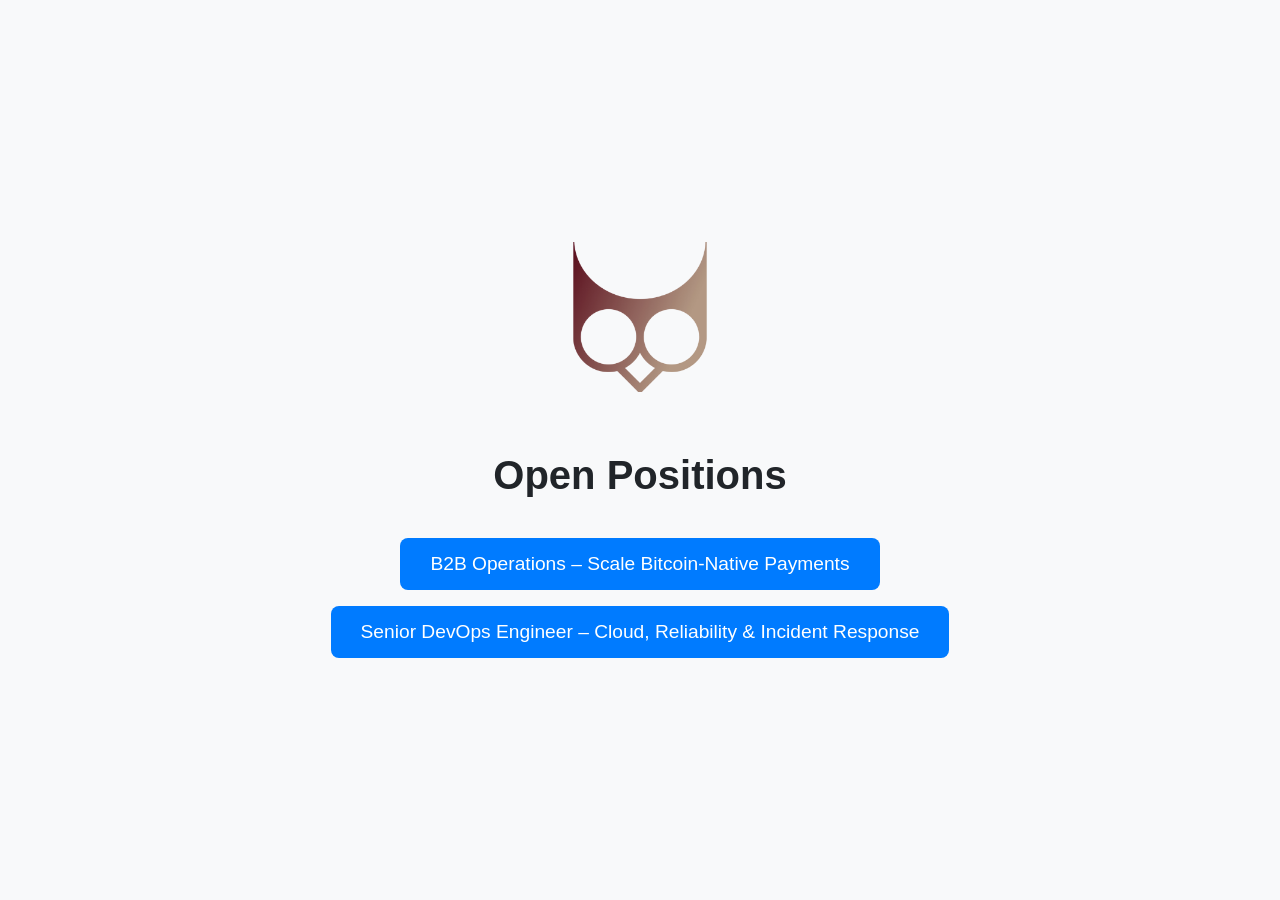
<file: index.html>
<!DOCTYPE html>
<html lang="en">
<head>
    <meta charset="UTF-8">
    <meta name="viewport" content="width=device-width, initial-scale=1.0">
    <title>Open Positions - Eulen Labs</title>
    <style>
        body {
            font-family: -apple-system, BlinkMacSystemFont, "Segoe UI", Roboto, Helvetica, Arial, sans-serif;
            display: flex;
            justify-content: center;
            align-items: center;
            height: 100vh;
            background-color: #f8f9fa;
            color: #343a40;
            margin: 0;
        }
        .container {
            text-align: center;
            max-width: 720px;
            padding: 32px 24px;
        }
        .logo {
            max-width: 150px;
            margin-bottom: 30px;
        }
        h1 {
            font-size: 2.5em;
            color: #212529;
            margin-bottom: 40px;
        }
        .jobs {
            display: flex;
            flex-direction: column;
            gap: 16px;
            align-items: center;
        }
        .job-link {
            display: inline-block;
            padding: 15px 30px;
            background-color: #007bff;
            color: #ffffff;
            text-decoration: none;
            border-radius: 8px;
            font-size: 1.2em;
            transition: background-color 0.3s ease;
            min-width: 320px;
        }
        .job-link:hover {
            background-color: #0056b3;
        }

        /* Dark Mode */
        @media (prefers-color-scheme: dark) {
            body {
                background-color: #121212;
                color: #e0e0e0;
            }
            h1 {
                color: #ffffff;
            }
            .job-link {
                background-color: #0056b3;
                color: #ffffff;
            }
            .job-link:hover {
                background-color: #007bff;
            }
        }
        @media (max-width: 640px) {
            body {
                height: auto;
                min-height: 100vh;
                padding: 24px 0;
            }
            h1 {
                font-size: 2em;
            }
            .job-link {
                min-width: 0;
                width: 100%;
                box-sizing: border-box;
            }
        }
    </style>
</head>
<body>
    <div class="container">
        <img src="eulen.png" alt="Eulen Labs Logo" class="logo">
        <h1>Open Positions</h1>
        <div class="jobs">
            <a href="b2b-operations.html" class="job-link">B2B Operations – Scale Bitcoin-Native Payments</a>
            <a href="senior-devops.html" class="job-link">Senior DevOps Engineer – Cloud, Reliability & Incident Response</a>
        </div>
    </div>
</body>
</html>
</file>
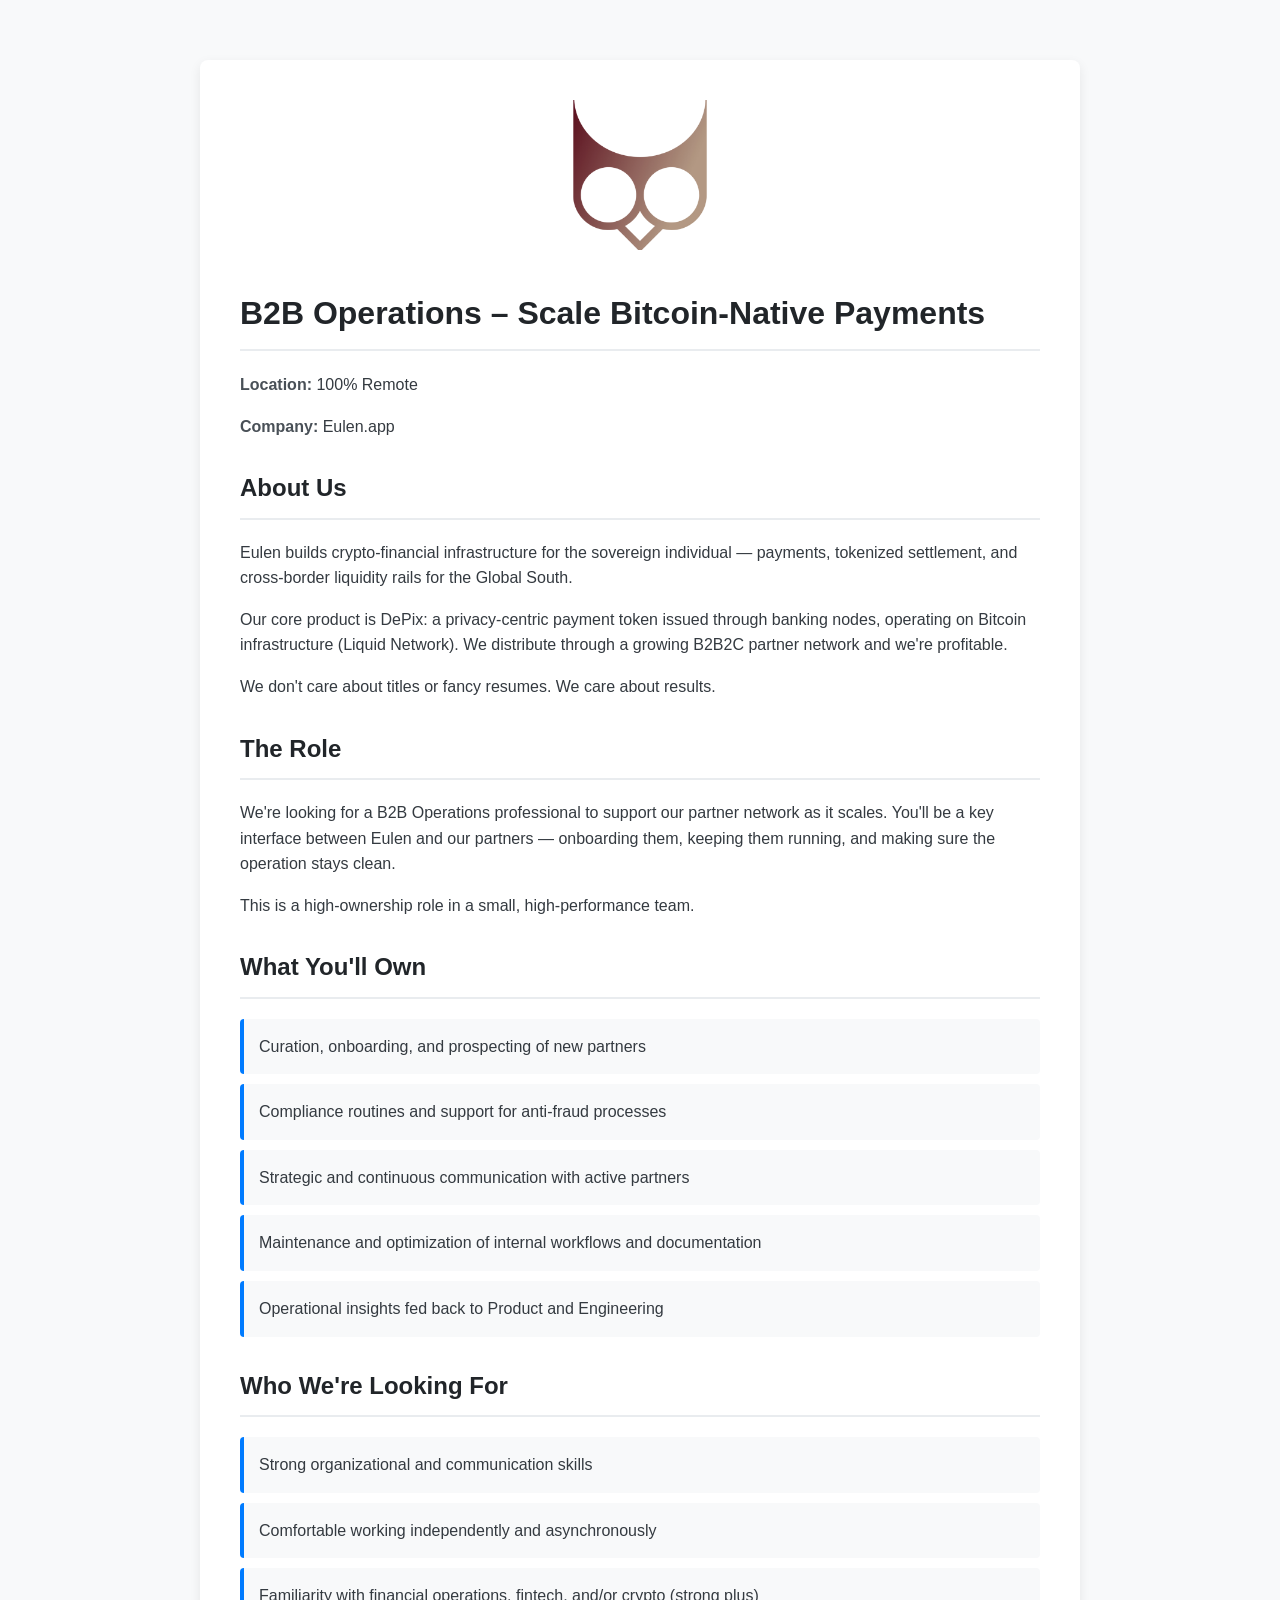
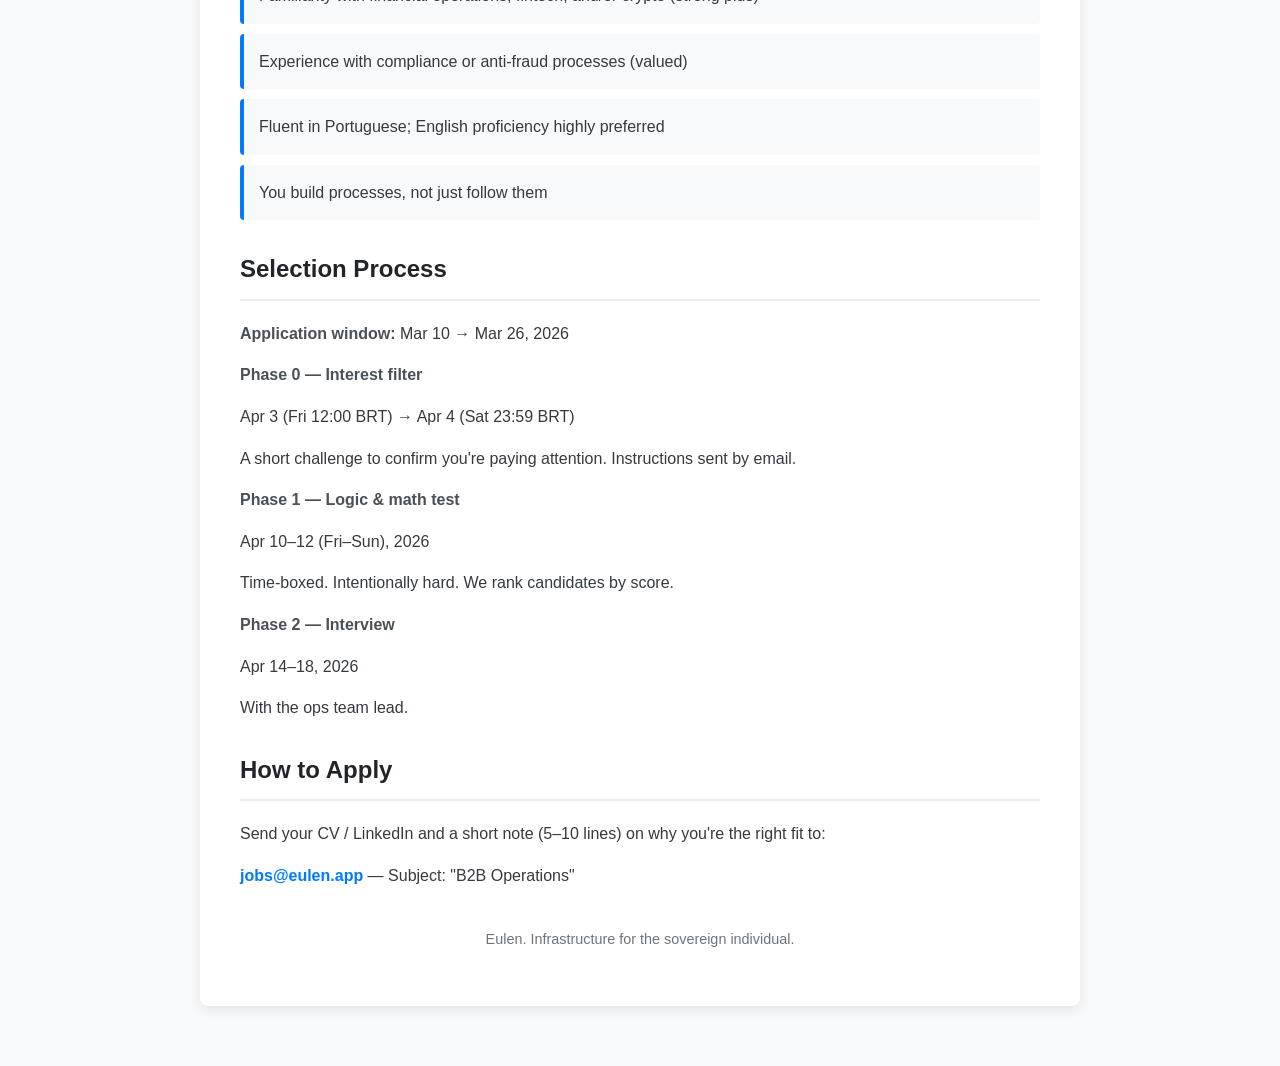
<file: b2b-operations.html>
<!DOCTYPE html>
<html lang="en">
<head>
    <meta charset="UTF-8">
    <meta name="viewport" content="width=device-width, initial-scale=1.0">
    <title>B2B Operations - Eulen Labs</title>
    <style>
        body {
            font-family: -apple-system, BlinkMacSystemFont, "Segoe UI", Roboto, Helvetica, Arial, sans-serif, "Apple Color Emoji", "Segoe UI Emoji", "Segoe UI Symbol";
            line-height: 1.6;
            background-color: #f8f9fa;
            color: #343a40;
            margin: 0;
            padding: 20px;
        }
        .container {
            max-width: 800px;
            margin: 40px auto;
            padding: 40px;
            background-color: #ffffff;
            border-radius: 8px;
            box-shadow: 0 4px 12px rgba(0, 0, 0, 0.08);
            text-align: center;
        }
        .logo {
            max-width: 150px;
            margin-bottom: 30px;
        }
        h1, h2 {
            color: #212529;
            border-bottom: 2px solid #e9ecef;
            padding-bottom: 10px;
            margin-top: 0;
            text-align: left;
        }
        h2 {
            margin-top: 30px;
        }
        p, ul {
            text-align: left;
        }
        strong {
            color: #495057;
        }
        ul {
            list-style-type: none;
            padding-left: 0;
        }
        li {
            background-color: #f8f9fa;
            border-left: 4px solid #007bff;
            padding: 15px;
            margin-bottom: 10px;
            border-radius: 4px;
        }
        li strong {
            color: #212529;
            margin-bottom: 5px;
        }
        a {
            color: #007bff;
            text-decoration: none;
        }
        a strong {
            color: #007bff;
        }
        a:hover {
            text-decoration: underline;
        }
        .footer {
            text-align: center;
            margin-top: 40px;
            font-size: 0.9em;
            color: #6c757d;
        }
        @media (prefers-color-scheme: dark) {
            body {
                background-color: #121212;
                color: #e0e0e0;
            }
            .container {
                background-color: #1e1e1e;
                box-shadow: 0 4px 12px rgba(0, 0, 0, 0.5);
            }
            h1, h2 {
                color: #ffffff;
                border-bottom-color: #333;
            }
            p, ul {
                color: #c0c0c0;
            }
            strong {
                color: #d0d0d0;
            }
            li {
                background-color: #2a2a2a;
                border-left-color: #0056b3;
            }
            li strong {
                color: #ffffff;
            }
            a {
                color: #4dabf7;
            }
            a strong {
                color: #4dabf7;
            }
            .footer {
                color: #888;
            }
        }
    </style>
</head>
<body>
    <div class="container">
        <img src="eulen.png" alt="Eulen Labs Logo" class="logo">
        <h1>B2B Operations – Scale Bitcoin-Native Payments</h1>

        <p><strong>Location:</strong> 100% Remote</p>
        <p><strong>Company:</strong> Eulen.app</p>

        <h2>About Us</h2>
        <p>Eulen builds crypto-financial infrastructure for the sovereign individual — payments, tokenized settlement, and cross-border liquidity rails for the Global South.</p>
        <p>Our core product is DePix: a privacy-centric payment token issued through banking nodes, operating on Bitcoin infrastructure (Liquid Network). We distribute through a growing B2B2C partner network and we're profitable.</p>
        <p>We don't care about titles or fancy resumes. We care about results.</p>

        <h2>The Role</h2>
        <p>We're looking for a B2B Operations professional to support our partner network as it scales. You'll be a key interface between Eulen and our partners — onboarding them, keeping them running, and making sure the operation stays clean.</p>
        <p>This is a high-ownership role in a small, high-performance team.</p>

        <h2>What You'll Own</h2>
        <ul>
            <li>Curation, onboarding, and prospecting of new partners</li>
            <li>Compliance routines and support for anti-fraud processes</li>
            <li>Strategic and continuous communication with active partners</li>
            <li>Maintenance and optimization of internal workflows and documentation</li>
            <li>Operational insights fed back to Product and Engineering</li>
        </ul>

        <h2>Who We're Looking For</h2>
        <ul>
            <li>Strong organizational and communication skills</li>
            <li>Comfortable working independently and asynchronously</li>
            <li>Familiarity with financial operations, fintech, and/or crypto (strong plus)</li>
            <li>Experience with compliance or anti-fraud processes (valued)</li>
            <li>Fluent in Portuguese; English proficiency highly preferred</li>
            <li>You build processes, not just follow them</li>
        </ul>

        <h2>Selection Process</h2>
        <p><strong>Application window:</strong> Mar 10 → Mar 26, 2026</p>
        <p><strong>Phase 0 — Interest filter</strong></p>
        <p>Apr 3 (Fri 12:00 BRT) → Apr 4 (Sat 23:59 BRT)</p>
        <p>A short challenge to confirm you're paying attention. Instructions sent by email.</p>
        <p><strong>Phase 1 — Logic & math test</strong></p>
        <p>Apr 10–12 (Fri–Sun), 2026</p>
        <p>Time-boxed. Intentionally hard. We rank candidates by score.</p>
        <p><strong>Phase 2 — Interview</strong></p>
        <p>Apr 14–18, 2026</p>
        <p>With the ops team lead.</p>

        <h2>How to Apply</h2>
        <p>Send your CV / LinkedIn and a short note (5–10 lines) on why you're the right fit to:</p>
        <p><a href="mailto:jobs@eulen.app"><strong>jobs@eulen.app</strong></a> — Subject: "B2B Operations"</p>

        <p class="footer">Eulen. Infrastructure for the sovereign individual.</p>
    </div>
</body>
</html>
</file>
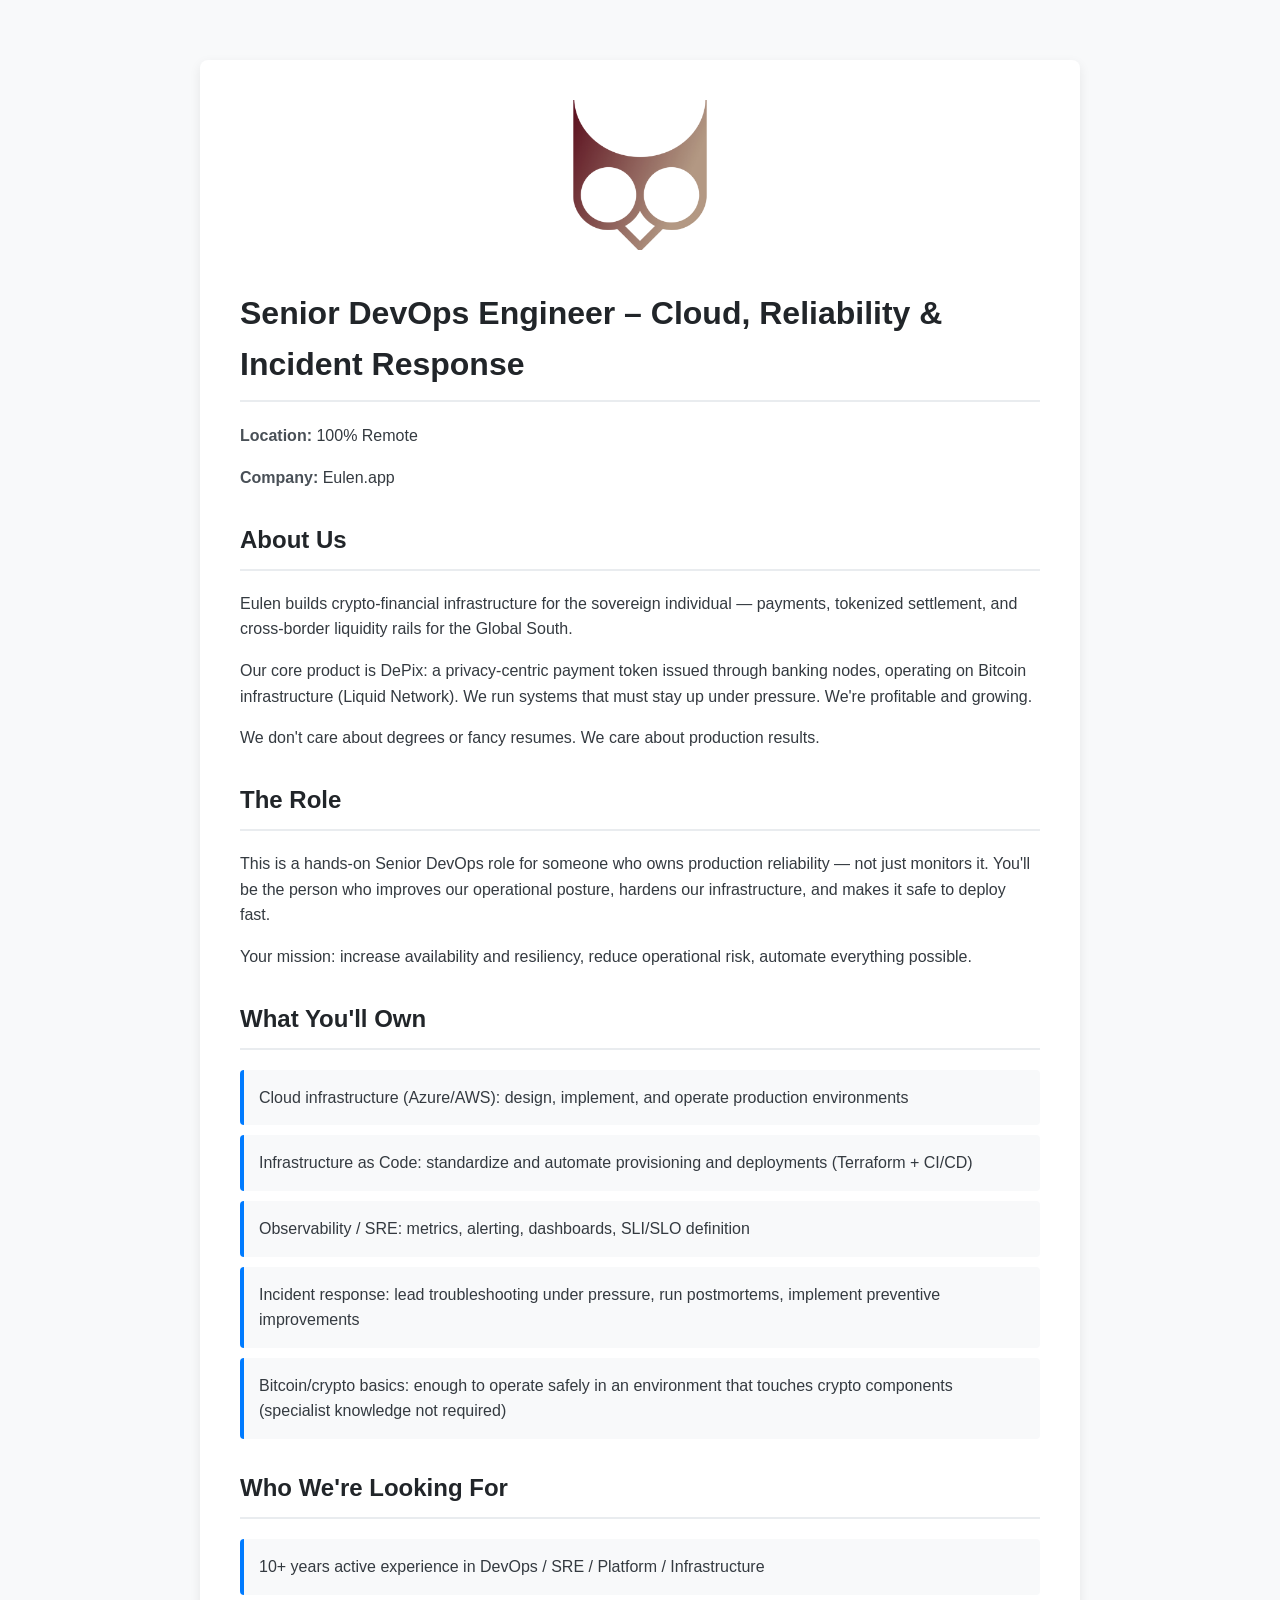
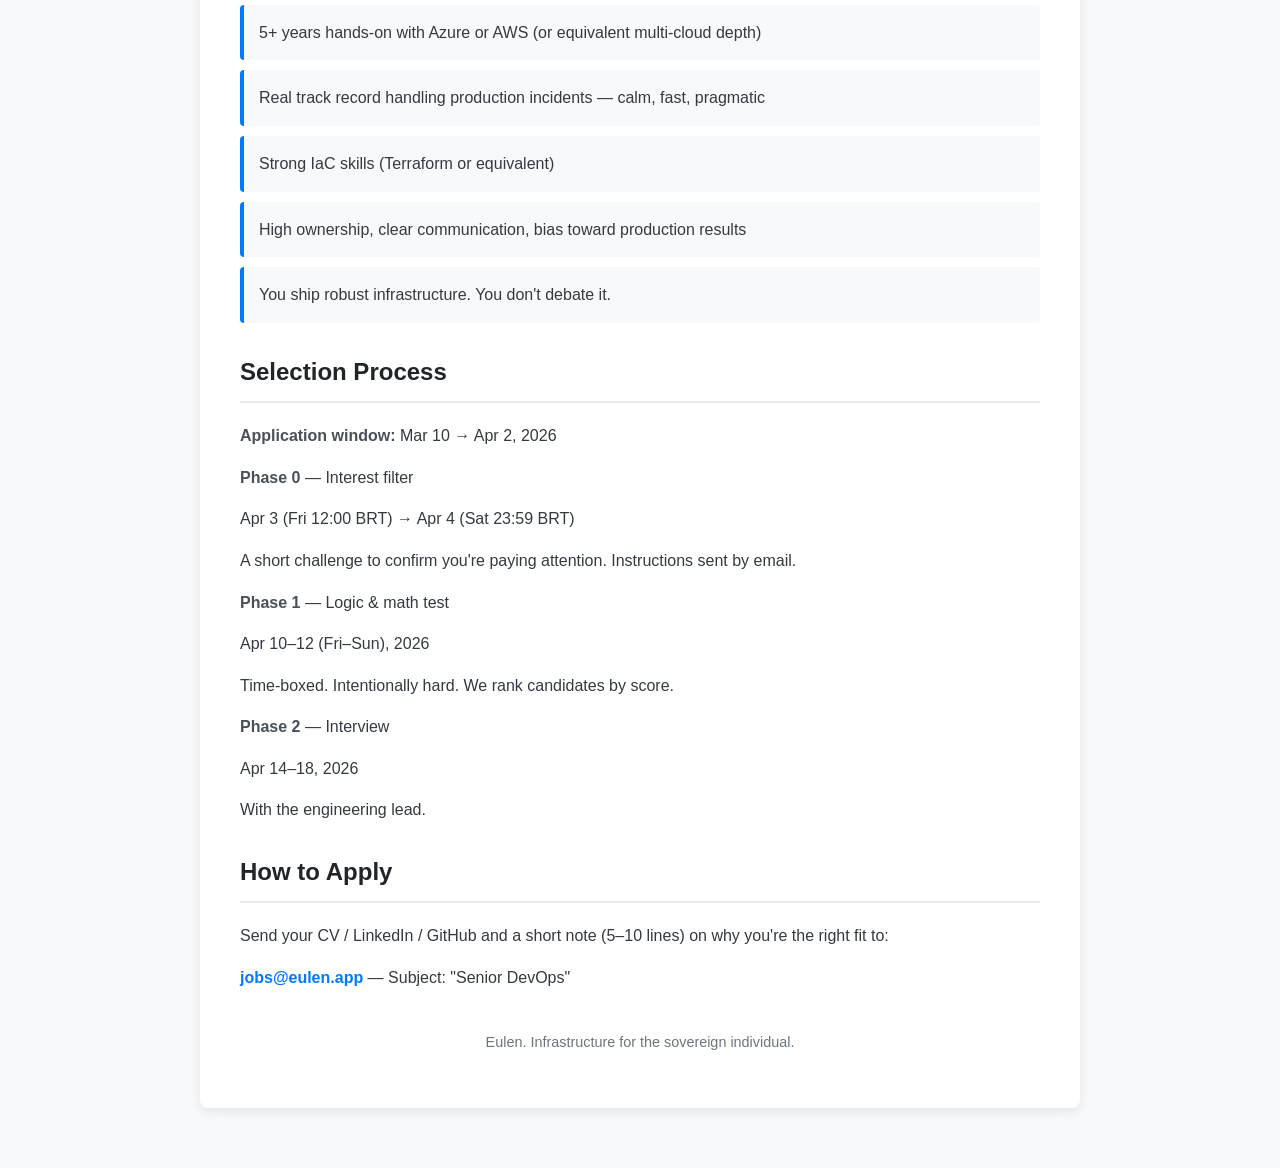
<file: senior-devops.html>
<!DOCTYPE html>
<html lang="en">
<head>
    <meta charset="UTF-8">
    <meta name="viewport" content="width=device-width, initial-scale=1.0">
    <title>Senior DevOps Engineer - Eulen Labs</title>
    <style>
        body {
            font-family: -apple-system, BlinkMacSystemFont, "Segoe UI", Roboto, Helvetica, Arial, sans-serif, "Apple Color Emoji", "Segoe UI Emoji", "Segoe UI Symbol";
            line-height: 1.6;
            background-color: #f8f9fa;
            color: #343a40;
            margin: 0;
            padding: 20px;
        }
        .container {
            max-width: 800px;
            margin: 40px auto;
            padding: 40px;
            background-color: #ffffff;
            border-radius: 8px;
            box-shadow: 0 4px 12px rgba(0, 0, 0, 0.08);
            text-align: center;
        }
        .logo {
            max-width: 150px;
            margin-bottom: 30px;
        }
        h1, h2 {
            color: #212529;
            border-bottom: 2px solid #e9ecef;
            padding-bottom: 10px;
            margin-top: 0;
            text-align: left;
        }
        h2 {
            margin-top: 30px;
        }
        p, ul {
            text-align: left;
        }
        strong {
            color: #495057;
        }
        ul {
            list-style-type: none;
            padding-left: 0;
        }
        li {
            background-color: #f8f9fa;
            border-left: 4px solid #007bff;
            padding: 15px;
            margin-bottom: 10px;
            border-radius: 4px;
        }
        li strong {
            color: #212529;
            margin-bottom: 5px;
        }
        a {
            color: #007bff;
            text-decoration: none;
        }
        a strong {
            color: #007bff;
        }
        a:hover {
            text-decoration: underline;
        }
        .footer {
            text-align: center;
            margin-top: 40px;
            font-size: 0.9em;
            color: #6c757d;
        }
        @media (prefers-color-scheme: dark) {
            body {
                background-color: #121212;
                color: #e0e0e0;
            }
            .container {
                background-color: #1e1e1e;
                box-shadow: 0 4px 12px rgba(0, 0, 0, 0.5);
            }
            h1, h2 {
                color: #ffffff;
                border-bottom-color: #333;
            }
            p, ul {
                color: #c0c0c0;
            }
            strong {
                color: #d0d0d0;
            }
            li {
                background-color: #2a2a2a;
                border-left-color: #0056b3;
            }
            li strong {
                color: #ffffff;
            }
            a {
                color: #4dabf7;
            }
            a strong {
                color: #4dabf7;
            }
            .footer {
                color: #888;
            }
        }
    </style>
</head>
<body>
    <div class="container">
        <img src="eulen.png" alt="Eulen Labs Logo" class="logo">
        <h1>Senior DevOps Engineer – Cloud, Reliability & Incident Response</h1>

        <p><strong>Location:</strong> 100% Remote</p>
        <p><strong>Company:</strong> Eulen.app</p>

        <h2>About Us</h2>
        <p>Eulen builds crypto-financial infrastructure for the sovereign individual — payments, tokenized settlement, and cross-border liquidity rails for the Global South.</p>
        <p>Our core product is DePix: a privacy-centric payment token issued through banking nodes, operating on Bitcoin infrastructure (Liquid Network). We run systems that must stay up under pressure. We're profitable and growing.</p>
        <p>We don't care about degrees or fancy resumes. We care about production results.</p>

        <h2>The Role</h2>
        <p>This is a hands-on Senior DevOps role for someone who owns production reliability — not just monitors it. You'll be the person who improves our operational posture, hardens our infrastructure, and makes it safe to deploy fast.</p>
        <p>Your mission: increase availability and resiliency, reduce operational risk, automate everything possible.</p>

        <h2>What You'll Own</h2>
        <ul>
            <li>Cloud infrastructure (Azure/AWS): design, implement, and operate production environments</li>
            <li>Infrastructure as Code: standardize and automate provisioning and deployments (Terraform + CI/CD)</li>
            <li>Observability / SRE: metrics, alerting, dashboards, SLI/SLO definition</li>
            <li>Incident response: lead troubleshooting under pressure, run postmortems, implement preventive improvements</li>
            <li>Bitcoin/crypto basics: enough to operate safely in an environment that touches crypto components (specialist knowledge not required)</li>
        </ul>

        <h2>Who We're Looking For</h2>
        <ul>
            <li>10+ years active experience in DevOps / SRE / Platform / Infrastructure</li>
            <li>5+ years hands-on with Azure or AWS (or equivalent multi-cloud depth)</li>
            <li>Real track record handling production incidents — calm, fast, pragmatic</li>
            <li>Strong IaC skills (Terraform or equivalent)</li>
            <li>High ownership, clear communication, bias toward production results</li>
            <li>You ship robust infrastructure. You don't debate it.</li>
        </ul>

        <h2>Selection Process</h2>
        <p><strong>Application window:</strong> Mar 10 → Apr 2, 2026</p>
        <p><strong>Phase 0</strong> — Interest filter</p>
        <p>Apr 3 (Fri 12:00 BRT) → Apr 4 (Sat 23:59 BRT)</p>
        <p>A short challenge to confirm you're paying attention. Instructions sent by email.</p>
        <p><strong>Phase 1</strong> — Logic & math test</p>
        <p>Apr 10–12 (Fri–Sun), 2026</p>
        <p>Time-boxed. Intentionally hard. We rank candidates by score.</p>
        <p><strong>Phase 2</strong> — Interview</p>
        <p>Apr 14–18, 2026</p>
        <p>With the engineering lead.</p>

        <h2>How to Apply</h2>
        <p>Send your CV / LinkedIn / GitHub and a short note (5–10 lines) on why you're the right fit to:</p>
        <p><a href="mailto:jobs@eulen.app"><strong>jobs@eulen.app</strong></a> — Subject: "Senior DevOps"</p>

        <p class="footer">Eulen. Infrastructure for the sovereign individual.</p>
    </div>
</body>
</html>
</file>
